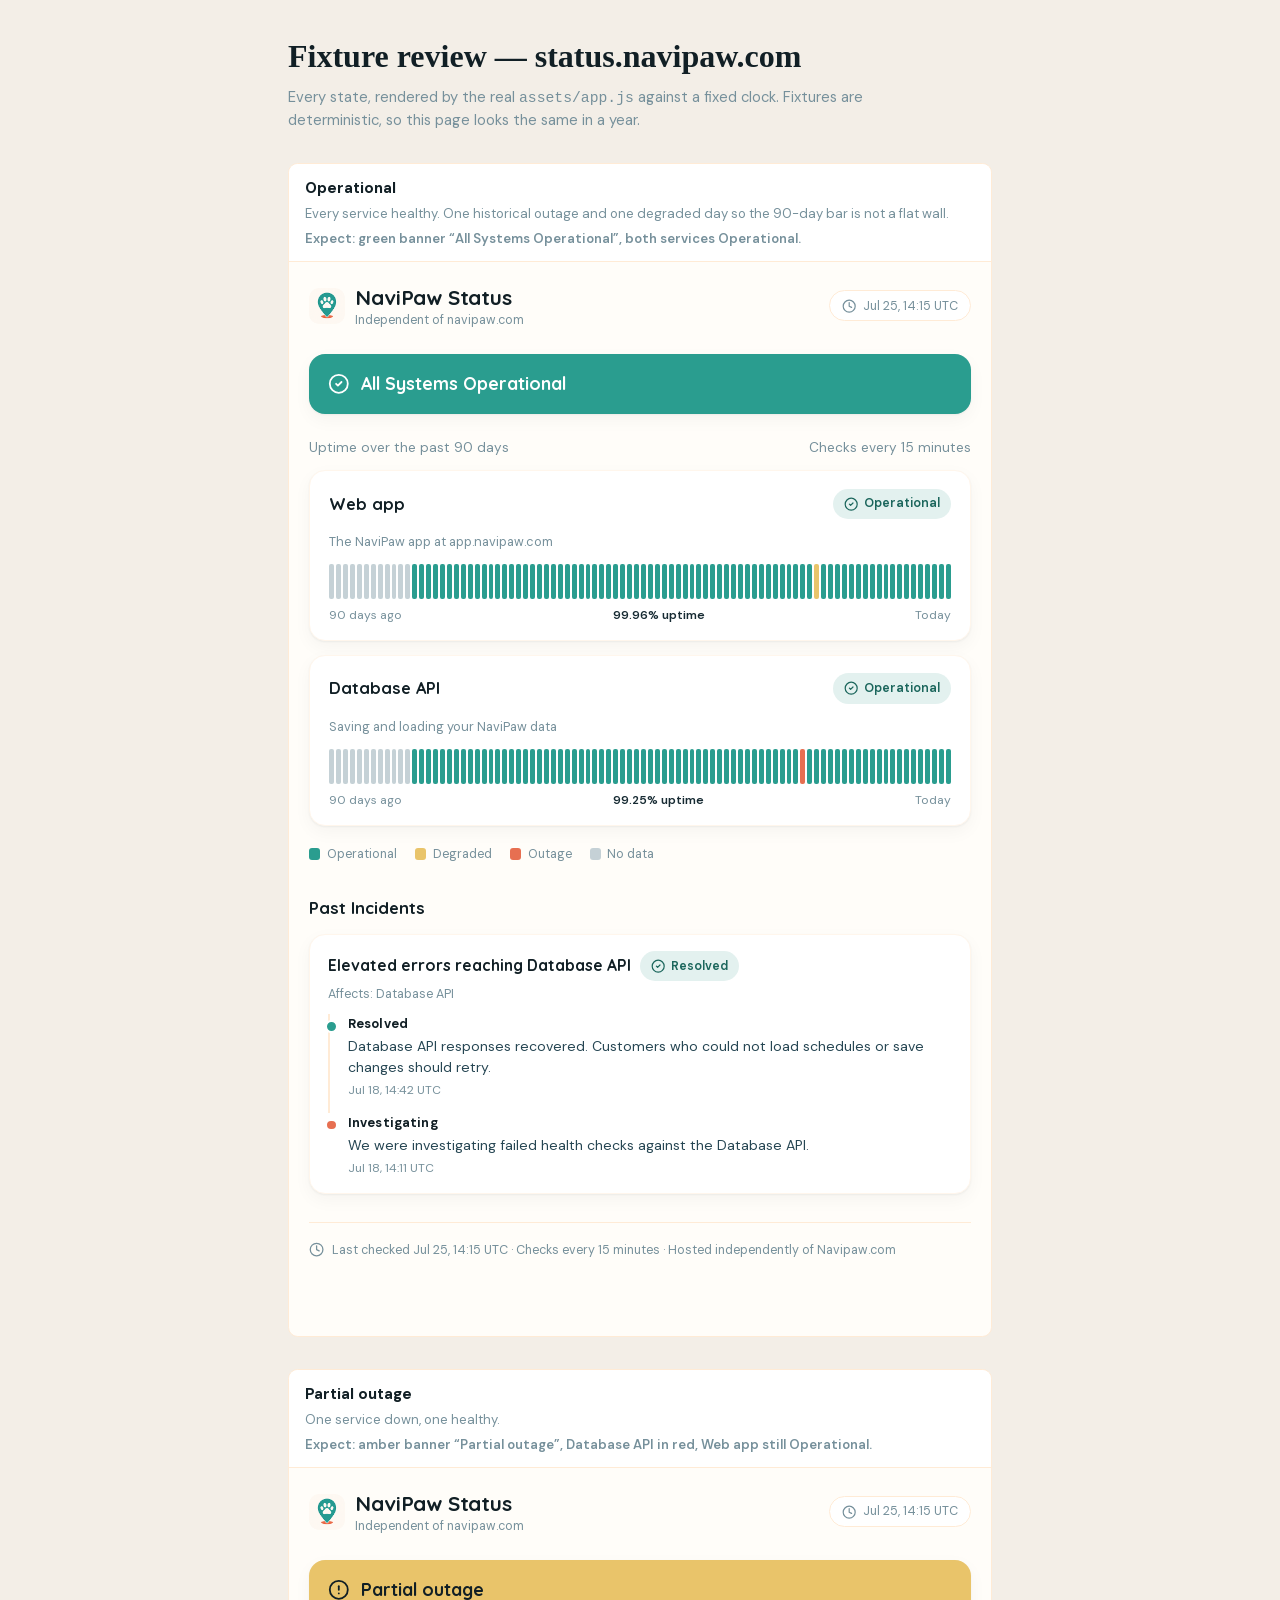
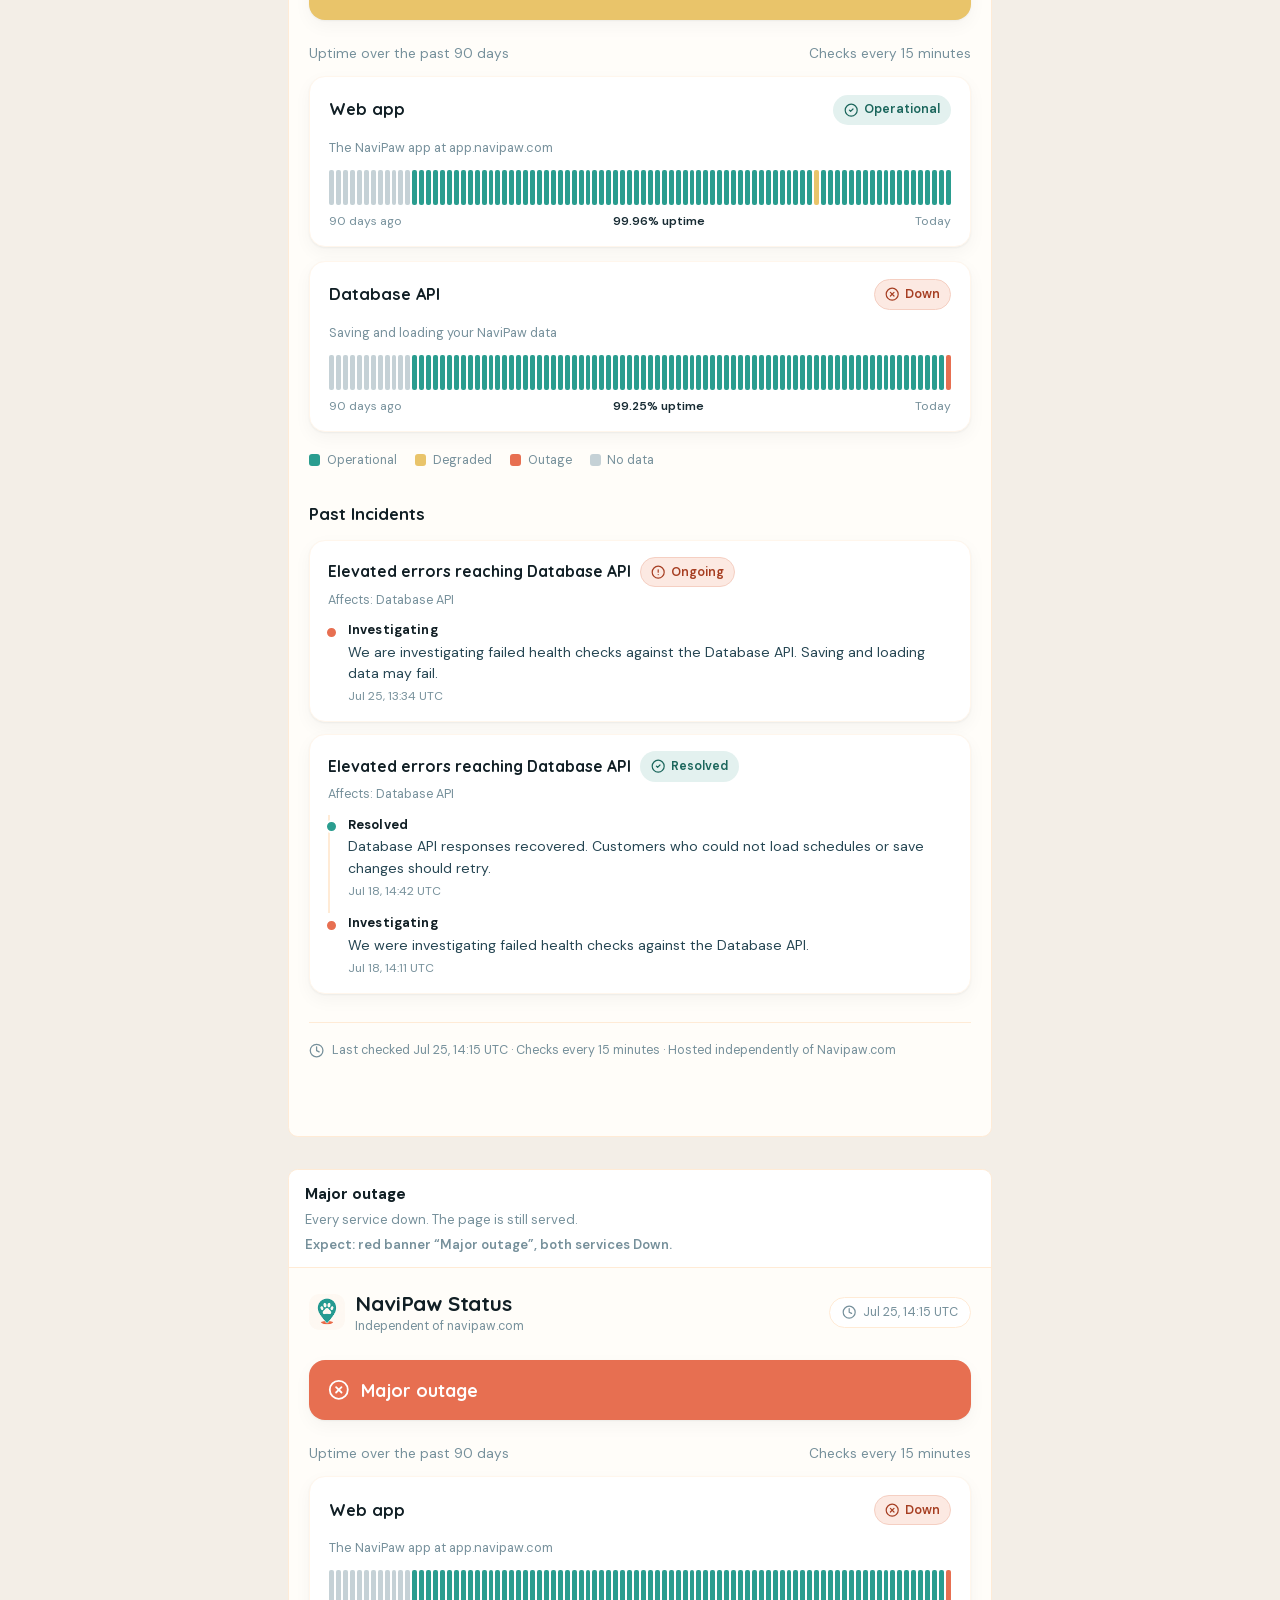
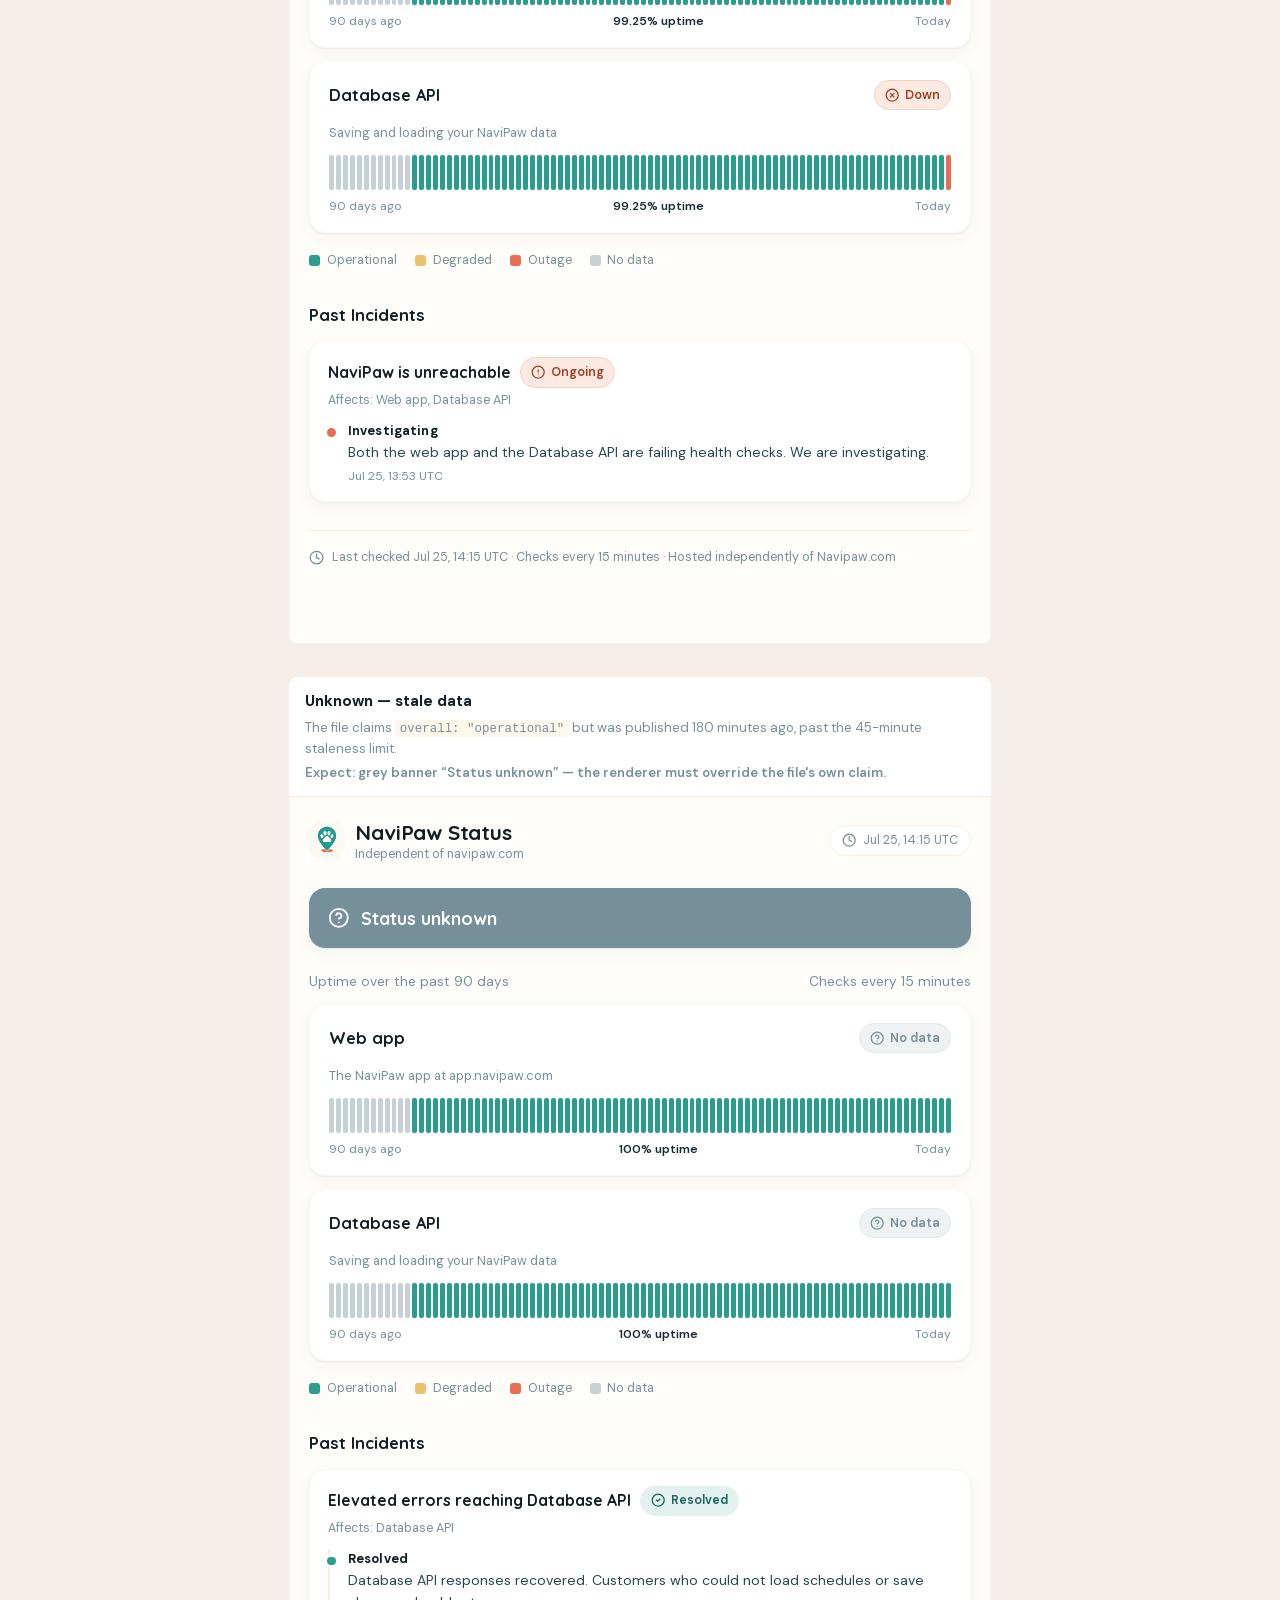
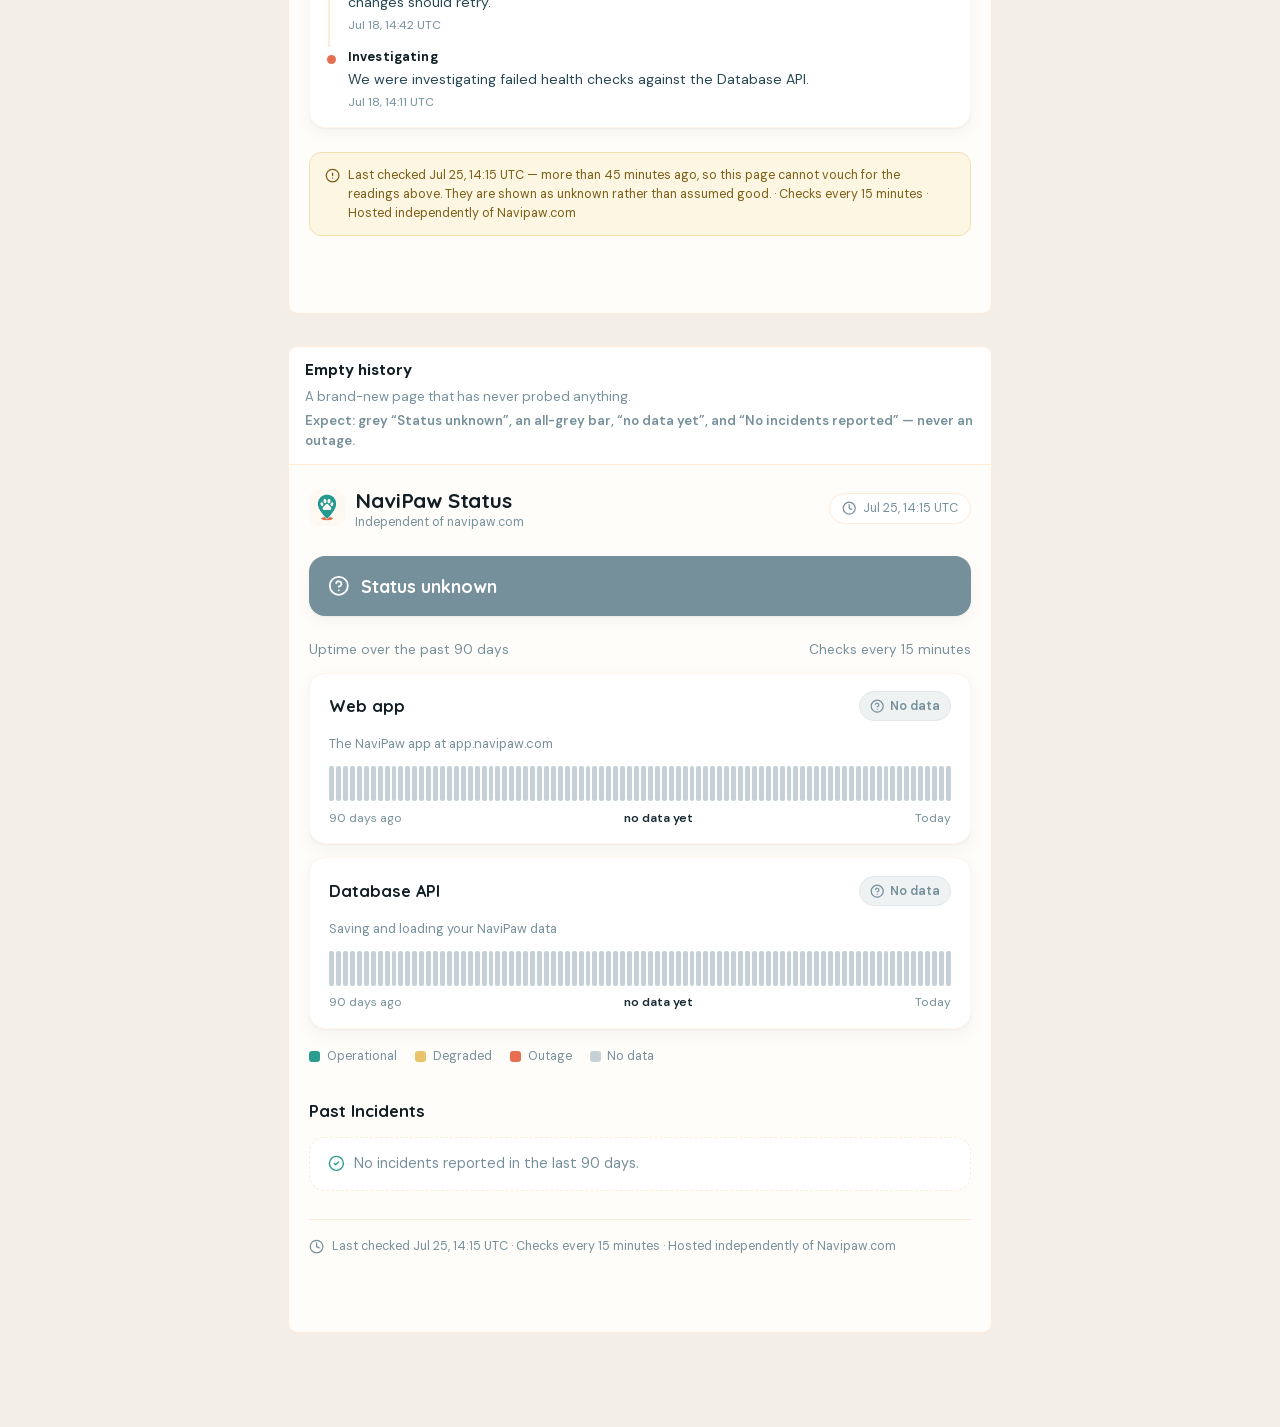
<file: preview.html>
<!DOCTYPE html>
<html lang="en">
<head>
  <meta charset="utf-8" />
  <meta name="viewport" content="width=device-width, initial-scale=1" />
  <title>NaviPaw Status — fixture review</title>
  <meta name="robots" content="noindex, nofollow" />
  <link rel="stylesheet" href="assets/style.css" />
  <style>
    /* Review chrome only. None of this ships on the status page itself. */
    body { background: #F3EEE7; }
    .review { max-width: 46rem; margin: 0 auto; padding: 2rem 1rem 4rem; }
    .review > h1 { font-family: Georgia, serif; color: var(--charcoal-800); margin: 0 0 .35rem; }
    .review > p.lede { color: var(--charcoal-400); font-size: .92rem; margin: 0 0 2rem; max-width: 60ch; }
    .case { background: var(--warm-50); border: 1px solid var(--warm-200); border-radius: .6rem;
            margin-bottom: 2rem; overflow: hidden; }
    .case > .hdr { background: #fff; border-bottom: 1px solid var(--warm-200); padding: .8rem 1rem; }
    .case > .hdr h2 { margin: 0; font-size: .95rem; color: var(--charcoal-800); font-family: inherit; }
    .case > .hdr p { margin: .3rem 0 0; font-size: .82rem; color: var(--charcoal-400); }
    .case > .hdr code { background: var(--warm-100); padding: .1rem .3rem; border-radius: 3px;
                        font-size: .95em; word-break: break-word; }
    .case .page { padding-top: 1.25rem; }
    .expect { font-size: .8rem; color: var(--sage-600); font-weight: 600; margin-top: .4rem; }
  </style>
</head>
<body>
  <div class="review">
    <h1>Fixture review — status.navipaw.com</h1>
    <p class="lede">Every state, rendered by the real <code>assets/app.js</code> against a fixed
      clock. Fixtures are deterministic, so this page looks the same in a year.</p>
    <div id="cases"></div>
  </div>

  <template id="tpl">
    <main class="page">
      <header>
        <div class="brand">
          <img src="assets/img/navipaw-icon.png" alt="" width="36" height="36" />
          <div>
            <div class="brand-title">NaviPaw Status</div>
            <div class="brand-sub">Independent of navipaw.com</div>
          </div>
        </div>
        <span class="header-meta" data-checked></span>
      </header>
      <div class="banner" data-banner data-state="unknown">Status unknown</div>
      <div class="section-head">
        <span>Uptime over the past 90 days</span>
        <span>Checks every 15 minutes</span>
      </div>
      <section class="services" data-services aria-label="Services"></section>
      <div class="legend" aria-label="Legend">
        <span><i class="swatch"></i> Operational</span>
        <span><i class="swatch degraded"></i> Degraded</span>
        <span><i class="swatch down"></i> Outage</span>
        <span><i class="swatch unknown"></i> No data</span>
      </div>
      <section class="incidents" aria-label="Past incidents">
        <h2>Past Incidents</h2>
        <div data-incidents></div>
      </section>
      <p class="freshness" data-freshness></p>
    </main>
  </template>

  <script src="assets/app.js"></script>
  <script>
    var CASES = [
      { file: "operational", title: "Operational",
        note: "Every service healthy. One historical outage and one degraded day so the 90-day bar is not a flat wall.",
        expect: "Expect: green banner “All Systems Operational”, both services Operational." },
      { file: "partial-outage", title: "Partial outage",
        note: "One service down, one healthy.",
        expect: "Expect: amber banner “Partial outage”, Database API in red, Web app still Operational." },
      { file: "major-outage", title: "Major outage",
        note: "Every service down. The page is still served.",
        expect: "Expect: red banner “Major outage”, both services Down." },
      { file: "unknown", title: "Unknown — stale data",
        note: "The file claims <code>overall: \"operational\"</code> but was published 180 minutes ago, past the 45-minute staleness limit.",
        expect: "Expect: grey banner “Status unknown” — the renderer must override the file's own claim." },
      { file: "empty", title: "Empty history",
        note: "A brand-new page that has never probed anything.",
        expect: "Expect: grey “Status unknown”, an all-grey bar, “no data yet”, and “No incidents reported” — never an outage." },
    ];

    var host = document.getElementById("cases");
    var tpl = document.getElementById("tpl");

    CASES.forEach(function (c) {
      var wrap = document.createElement("section");
      wrap.className = "case";
      var hdr = document.createElement("div");
      hdr.className = "hdr";
      hdr.innerHTML = "<h2>" + c.title + "</h2><p>" + c.note +
        "</p><p class='expect'>" + c.expect + "</p>";
      wrap.appendChild(hdr);
      var root = tpl.content.cloneNode(true).querySelector("main");
      wrap.appendChild(root);
      host.appendChild(wrap);

      fetch("fixtures/" + c.file + ".json", { cache: "no-store" })
        .then(function (r) { return r.json(); })
        .then(function (snap) {
          // Clock relative to the fixture's own publish time, so "fresh"
          // fixtures never age into the stale branch.
          var now = Date.parse(snap.lastCheckedAt) + (snap.previewNowOffsetMinutes || 0) * 60000;
          NaviPawStatus.render(root, snap, now);
        })
        .catch(function (e) { NaviPawStatus.fail(root, "fixture failed to load: " + e.message); });
    });
  </script>
</body>
</html>
</file>
<file: assets/style.css>
/* All assets are local: no CDN, no remote fonts, no remote images. The page has
 * to render when the services it reports on do not.
 */

@font-face {
  font-family: "DM Sans";
  src: url("fonts/dm-sans-latin.woff2") format("woff2");
  font-weight: 100 1000;           /* variable */
  font-style: normal;
  font-display: swap;
  unicode-range: U+0000-00FF, U+0131, U+0152-0153, U+02BB-02BC, U+02C6, U+02DA,
                 U+02DC, U+2000-206F, U+2074, U+20AC, U+2122, U+2191, U+2193, U+2212;
}

@font-face {
  font-family: "Quicksand";
  src: url("fonts/quicksand-latin.woff2") format("woff2");
  font-weight: 300 700;            /* variable */
  font-style: normal;
  font-display: swap;
  unicode-range: U+0000-00FF, U+0131, U+0152-0153, U+02BB-02BC, U+02C6, U+02DA,
                 U+02DC, U+2000-206F, U+2074, U+20AC, U+2122, U+2191, U+2193, U+2212;
}

:root {
  /* Brand tokens */
  --warm-50:  #FFFDF9;
  --warm-100: #FFF6EC;
  --warm-200: #FFEBD6;
  --sage-100: #E3F1EF;
  --sage-400: #7FB7AF;
  --sage-500: #2A9D8F;
  --sage-600: #218376;
  --sage-700: #1B665C;
  --charcoal-400: #76909B;
  --charcoal-500: #264653;
  --charcoal-700: #172B33;
  --charcoal-800: #111F25;
  --warn:    #E9C46A;
  --warn-ink:#7A5E14;
  --warn-bg: #FDF6E3;
  --down:    #E76F51;
  --down-ink:#A63E22;
  --down-bg: #FCE9E2;
  --unknown: #C5D1D6;

  --font-sans: "DM Sans", "Segoe UI", system-ui, sans-serif;
  --font-display: "Quicksand", "DM Sans", system-ui, sans-serif;

  /* Card: white surface, warm hairline, soft lift. */
  --radius-card: 16px;
  --radius-inner: 12px;
  --shadow-sm: 0 1px 2px rgba(17, 31, 37, .05), 0 6px 18px rgba(17, 31, 37, .04);
  --max: 46rem;
}

* { box-sizing: border-box; min-width: 0; }

html, body {
  margin: 0;
  background: var(--warm-50);
  color: var(--charcoal-500);
  font-family: var(--font-sans);
  font-size: 16px;
  line-height: 1.5;
  -webkit-text-size-adjust: 100%;
  -webkit-font-smoothing: antialiased;
}

.page { max-width: var(--max); margin: 0 auto; padding: 2rem 1.25rem 4rem; }

/* ── header ─────────────────────────────────────────────────────────────── */

header {
  display: flex; align-items: center; justify-content: space-between;
  gap: 1rem; margin-bottom: 1.5rem; flex-wrap: wrap;
}
.brand { display: flex; align-items: center; gap: 0.65rem; text-decoration: none; }
.brand img { width: 2.25rem; height: 2.25rem; border-radius: 10px; display: block; flex: none; }
.brand-title {
  font-family: var(--font-display);
  font-size: 1.3rem; font-weight: 700; letter-spacing: -0.01em;
  color: var(--charcoal-800);
}
.brand-sub { font-size: 0.78rem; color: var(--charcoal-400); margin-top: -0.15rem; }

.header-meta {
  display: inline-flex; align-items: center; gap: 0.4rem;
  font-size: 0.78rem; color: var(--charcoal-400);
  background: #fff; border: 1px solid var(--warm-200);
  border-radius: 999px; padding: 0.32rem 0.75rem;
  white-space: nowrap; flex: none;
}
.header-meta .icon { width: 0.9rem; height: 0.9rem; flex: none; }

/* ── overall banner ─────────────────────────────────────────────────────── */

.banner {
  display: flex; align-items: center; gap: 0.7rem;
  background: var(--sage-500); color: #fff;
  border-radius: var(--radius-card); padding: 1.05rem 1.2rem;
  font-family: var(--font-display); font-size: 1.1rem; font-weight: 700;
  margin-bottom: 1.5rem; box-shadow: var(--shadow-sm);
}
.banner .icon { width: 1.35rem; height: 1.35rem; flex: none; }
.banner[data-state="partial-outage"] { background: var(--warn); color: var(--charcoal-800); }
.banner[data-state="major-outage"]   { background: var(--down); }
.banner[data-state="unknown"]        { background: var(--charcoal-400); }

/* ── service cards ──────────────────────────────────────────────────────── */

.section-head {
  display: flex; justify-content: space-between; align-items: baseline;
  gap: 1rem; margin: 0 0 0.75rem; font-size: 0.85rem; color: var(--charcoal-400);
}

.services { display: grid; gap: 0.85rem; }

.service {
  background: #fff; border: 1px solid var(--warm-100);
  border-radius: var(--radius-card); box-shadow: var(--shadow-sm);
  padding: 1.1rem 1.2rem 1rem;
}

.service-top {
  display: flex; justify-content: space-between; align-items: center;
  gap: 1rem; margin-bottom: 0.15rem;
}
.service-name {
  font-family: var(--font-display);
  color: var(--charcoal-800); font-weight: 700; font-size: 1.02rem;
}
.service-sub { font-size: 0.8rem; color: var(--charcoal-400); margin-bottom: 0.8rem; }

/* Status pill. */
.pill {
  display: inline-flex; align-items: center; gap: 0.35rem;
  font-size: 0.78rem; font-weight: 600; white-space: nowrap;
  padding: 0.3rem 0.62rem; border-radius: 999px;
  background: var(--sage-100); color: var(--sage-700); border: 1px solid transparent;
}
.pill .icon { width: 0.9rem; height: 0.9rem; flex: none; }
.pill.degraded { background: var(--warn-bg); color: var(--warn-ink); border-color: #F0E0B4; }
.pill.down     { background: var(--down-bg); color: var(--down-ink); border-color: #F5CFC2; }
.pill.unknown  { background: #EFF2F3; color: var(--charcoal-400); border-color: #E1E7EA; }

.bar {
  display: grid; grid-template-columns: repeat(90, minmax(0, 1fr));
  gap: 2px; height: 2.2rem; margin-bottom: 0.45rem;
}
.day { border-radius: 2px; background: var(--sage-500); min-width: 0; }
.day.degraded { background: var(--warn); }
.day.down     { background: var(--down); }
.day.unknown  { background: var(--unknown); }

.bar-meta { display: flex; justify-content: space-between; font-size: 0.76rem; color: var(--charcoal-400); }
.bar-meta .pct { color: var(--charcoal-700); font-weight: 600; }

/* ── legend ─────────────────────────────────────────────────────────────── */

.legend {
  display: flex; flex-wrap: wrap; gap: 0.6rem 1.15rem;
  margin: 1.15rem 0 2rem; font-size: 0.78rem; color: var(--charcoal-400);
}
.legend span { display: inline-flex; align-items: center; gap: 0.4rem; }
.swatch { width: 0.7rem; height: 0.7rem; border-radius: 3px; background: var(--sage-500); }
.swatch.degraded { background: var(--warn); }
.swatch.down     { background: var(--down); }
.swatch.unknown  { background: var(--unknown); }

/* ── incidents ──────────────────────────────────────────────────────────── */

.incidents h2 {
  font-family: var(--font-display);
  font-size: 1.05rem; color: var(--charcoal-800); margin: 0 0 0.85rem; font-weight: 700;
}

.incident {
  background: #fff; border: 1px solid var(--warm-100);
  border-radius: var(--radius-card); box-shadow: var(--shadow-sm);
  padding: 1rem 1.15rem; margin-bottom: 0.75rem;
}
.incident-head { display: flex; align-items: center; gap: 0.55rem; margin-bottom: 0.2rem; flex-wrap: wrap; }
.incident h3 {
  font-family: var(--font-display);
  margin: 0; font-size: 0.98rem; color: var(--charcoal-800); font-weight: 700;
}
.incident .affected { font-size: 0.78rem; color: var(--charcoal-400); margin: 0 0 0.7rem; }

/* Update timeline — a left rail so the sequence reads as a sequence. */
.update { position: relative; padding: 0 0 0.85rem 1.1rem; border-left: 2px solid var(--warm-200); }
.update:last-child { padding-bottom: 0; border-left-color: transparent; }
.update::before {
  content: ""; position: absolute; left: -0.32rem; top: 0.35rem;
  width: 0.55rem; height: 0.55rem; border-radius: 50%;
  background: var(--charcoal-400); border: 2px solid #fff;
}
.update[data-status="resolved"]::before      { background: var(--sage-500); }
.update[data-status="monitoring"]::before    { background: var(--sage-400); }
.update[data-status="identified"]::before    { background: var(--warn); }
.update[data-status="investigating"]::before { background: var(--down); }
.update .status {
  font-weight: 700; font-size: 0.8rem; letter-spacing: 0.01em;
  color: var(--charcoal-800); text-transform: capitalize;
}
.update .body { margin: 0.15rem 0 0.2rem; font-size: 0.88rem; color: var(--charcoal-500); }
.update .when { font-size: 0.75rem; color: var(--charcoal-400); }

.empty-incidents {
  display: flex; align-items: center; gap: 0.55rem;
  background: #fff; border: 1px dashed var(--warm-200);
  border-radius: var(--radius-card); padding: 0.95rem 1.15rem;
  font-size: 0.9rem; color: var(--charcoal-400);
}
.empty-incidents .icon { width: 1.05rem; height: 1.05rem; color: var(--sage-500); flex: none; }

/* ── freshness ──────────────────────────────────────────────────────────── */

.freshness {
  display: flex; align-items: flex-start; gap: 0.5rem;
  margin-top: 1.75rem; padding-top: 1.1rem; border-top: 1px solid var(--warm-200);
  font-size: 0.78rem; color: var(--charcoal-400);
}
.freshness .icon { width: 0.95rem; height: 0.95rem; flex: none; margin-top: 0.12rem; }
.freshness.stale {
  color: var(--warn-ink); background: var(--warn-bg);
  border: 1px solid #F0E0B4; border-radius: var(--radius-inner);
  padding: 0.8rem 0.95rem; margin-top: 1.5rem;
}

.icon { display: inline-block; vertical-align: middle; }

@media (max-width: 560px) {
  .page { padding: 1.5rem 1rem 3rem; }
  .bar { height: 1.7rem; gap: 1px; }
  .brand-title { font-size: 1.15rem; }
  .service-top { align-items: flex-start; flex-direction: column; gap: 0.5rem; }
}
</file>
